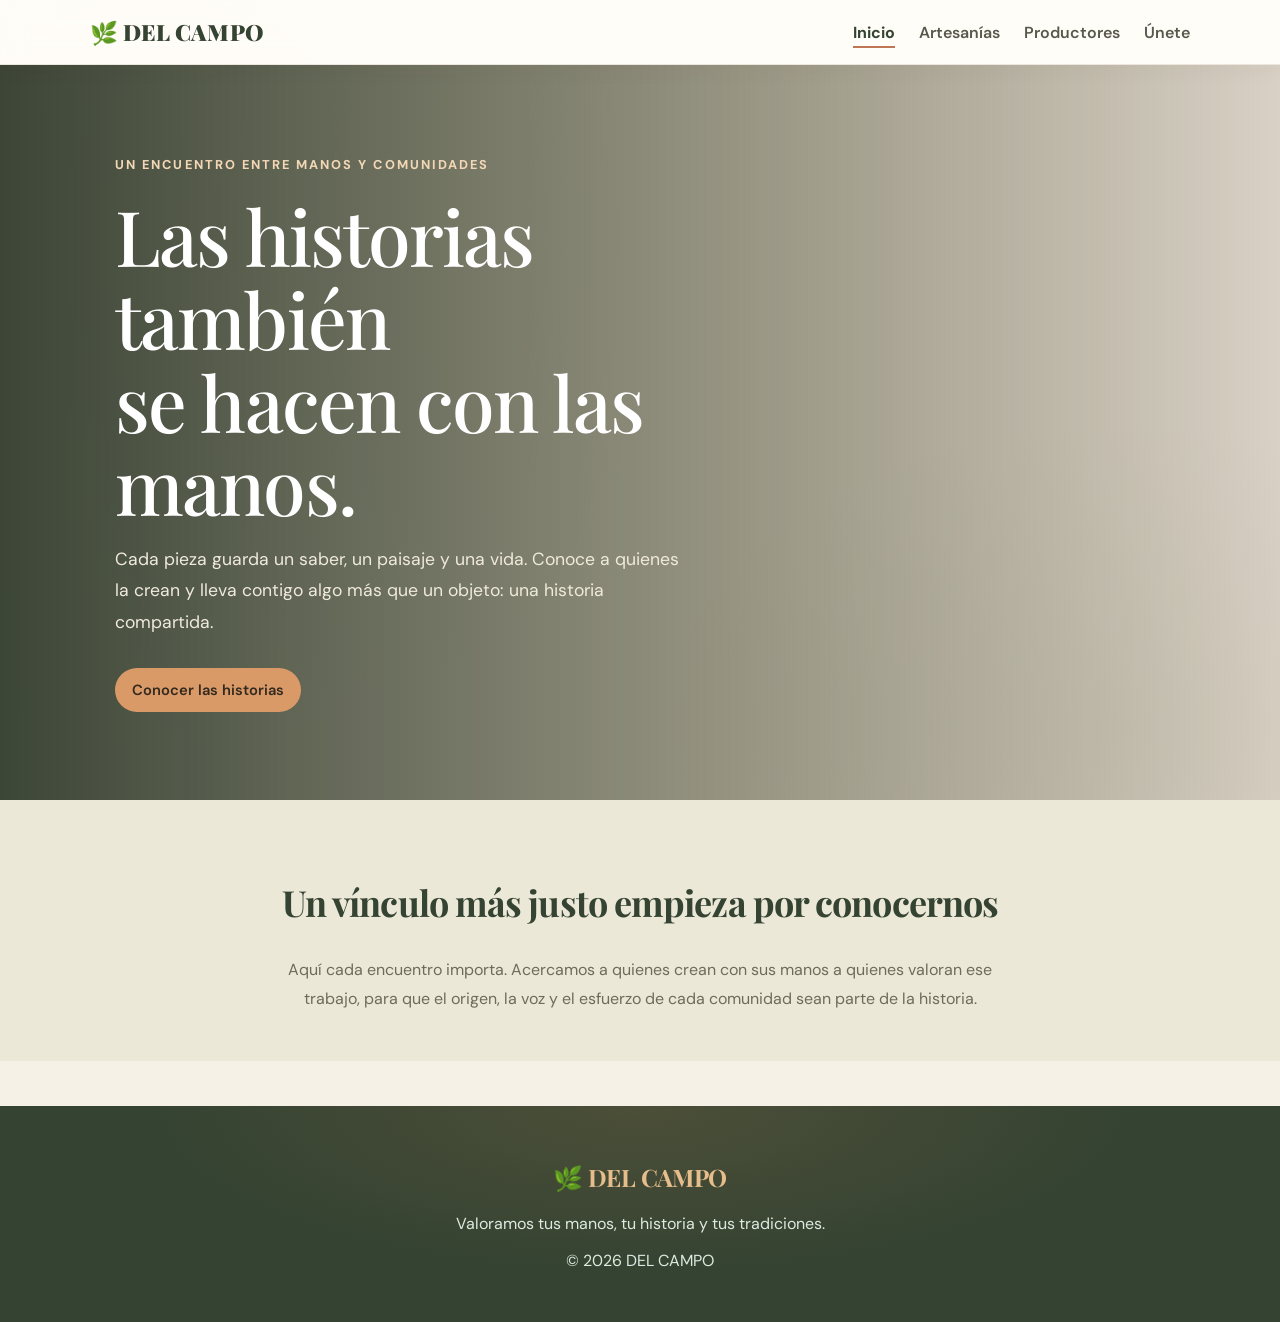
<file: index.html>
<!DOCTYPE html>
<html lang="es">
<head>
  <meta charset="UTF-8">
  <meta name="viewport" content="width=device-width, initial-scale=1.0">
  <meta name="description" content="Conoce las historias detrás de las artesanías y conecta directamente con quienes las crean.">
  <title>DEL CAMPO | Historias que nacen de nuestras manos</title>
  <link rel="preconnect" href="https://fonts.googleapis.com">
  <link rel="preconnect" href="https://fonts.gstatic.com" crossorigin>
  <link href="https://fonts.googleapis.com/css2?family=DM+Sans:wght@400;500;600;700&family=Playfair+Display:wght@500;600;700&display=swap" rel="stylesheet">
  <link rel="stylesheet" href="estilos.css">
</head>
<body>
  <header class="encabezado">
    <a href="index.html" class="logo">🌿 DEL CAMPO</a>
    <nav aria-label="Navegación principal">
      <a href="index.html" aria-current="page">Inicio</a>
      <a href="catalogo.html">Artesanías</a>
      <a href="productores.html">Productores</a>
      <a href="unete.html">Únete</a>
    </nav>
  </header>

  <main>
    <section class="portada" id="inicio">
      <div class="portada-contenido">
        <span class="etiqueta">UN ENCUENTRO ENTRE MANOS Y COMUNIDADES</span>
        <h1>Las historias también<br>se hacen con las manos.</h1>
        <p>
          Cada pieza guarda un saber, un paisaje y una vida.
          Conoce a quienes la crean y lleva contigo algo más
          que un objeto: una historia compartida.
        </p>
        <a href="catalogo.html" class="boton boton-dorado">Conocer las historias</a>
      </div>
    </section>

    <section class="mensaje-bienvenida">
      <h2>Un vínculo más justo empieza por conocernos</h2>
      <p>
        Aquí cada encuentro importa. Acercamos a quienes crean con sus manos
        a quienes valoran ese trabajo, para que el origen, la voz y el esfuerzo
        de cada comunidad sean parte de la historia.
      </p>
    </section>
  </main>

  <footer>
    <h2>🌿 DEL CAMPO</h2>
    <p>Valoramos tus manos, tu historia y tus tradiciones.</p>
    <p>© 2026 DEL CAMPO</p>
  </footer>

  <script src="codigo.js"></script>
</body>
</html>
</file>
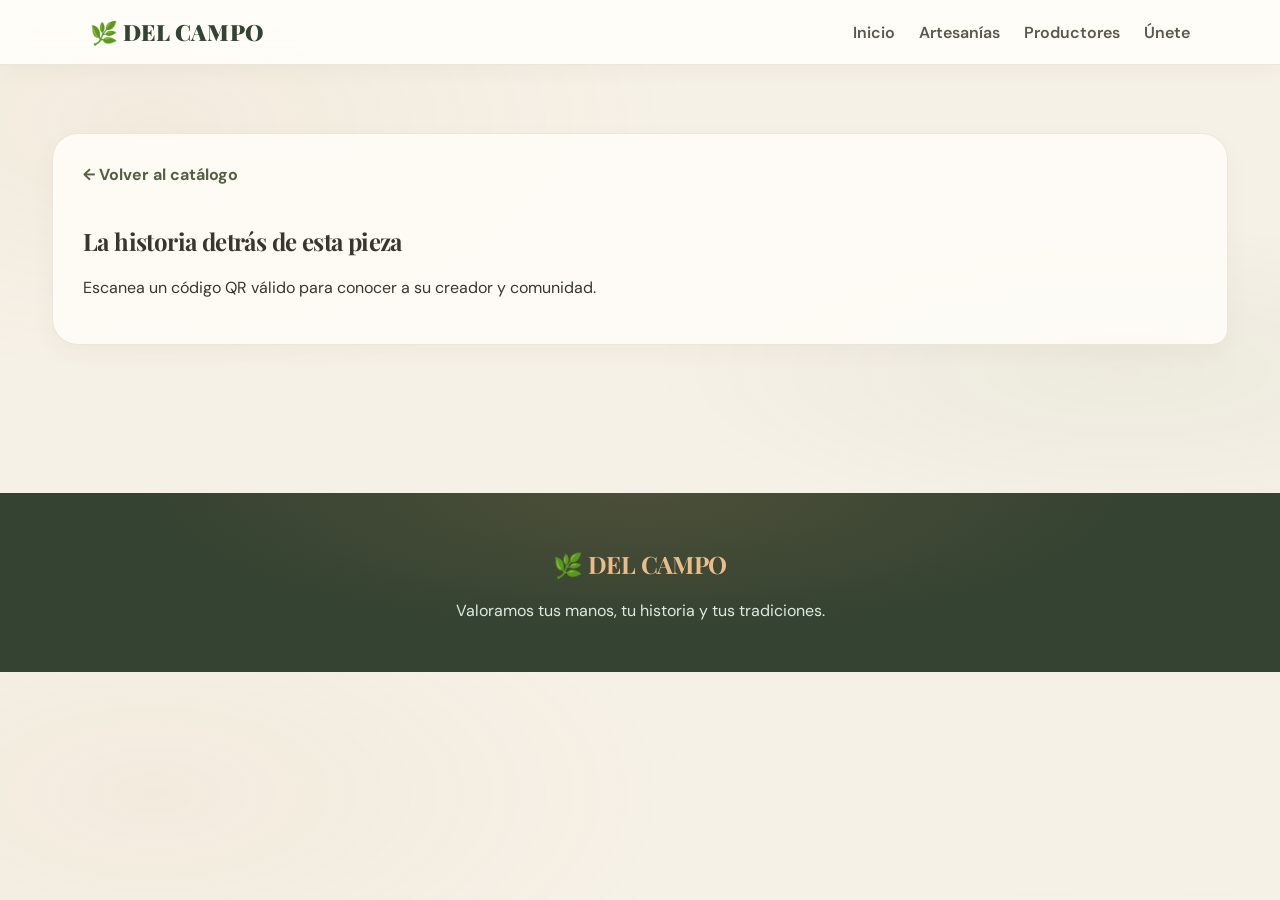
<file: ficha.html>
<!DOCTYPE html>
<html lang="es">
<head>
  <meta charset="UTF-8">
  <meta name="viewport" content="width=device-width, initial-scale=1.0">
  <meta name="description" content="Conoce el origen y la historia detrás de esta artesanía de DEL CAMPO.">
  <title>Historia de la artesanía | DEL CAMPO</title>
  <link rel="preconnect" href="https://fonts.googleapis.com">
  <link rel="preconnect" href="https://fonts.gstatic.com" crossorigin>
  <link href="https://fonts.googleapis.com/css2?family=DM+Sans:wght@400;500;600;700&family=Playfair+Display:wght@500;600;700&display=swap" rel="stylesheet">
  <link rel="stylesheet" href="estilos.css">
</head>
<body>
  <header class="encabezado">
    <a href="index.html" class="logo">🌿 DEL CAMPO</a>
    <nav aria-label="Navegación principal">
      <a href="index.html">Inicio</a>
      <a href="catalogo.html">Artesanías</a>
      <a href="productores.html">Productores</a>
      <a href="unete.html">Únete</a>
    </nav>
  </header>

  <main class="contenedor">
    <section id="fichaQR" class="ficha-qr">
      <a href="catalogo.html" class="volver">← Volver al catálogo</a>
      <div id="contenidoFichaQR" aria-live="polite">
        <h1>La historia detrás de esta pieza</h1>
        <p>Escanea un código QR válido para conocer a su creador y comunidad.</p>
      </div>
    </section>
  </main>

  <footer>
    <h2>🌿 DEL CAMPO</h2>
    <p>Valoramos tus manos, tu historia y tus tradiciones.</p>
  </footer>

  <script src="codigo.js"></script>
</body>
</html>
</file>
<file: estilos.css>
* {
  box-sizing: border-box;
}

:root {
  --verde: #176b45;
  --verde-oscuro: #123f2d;
  --verde-claro: #eaf4ed;
  --dorado: #e9a348;
  --texto: #26372d;
  --gris: #718078;
  --fondo: #faf9f5;
  --blanco: #ffffff;
  --borde: #e3e9e3;
}

html {
  scroll-behavior: smooth;
}

body {
  margin: 0;
  font-family: 'Segoe UI', Arial, sans-serif;
  color: var(--texto);
  background: var(--fondo);
}

[hidden] {
  display: none !important;
}

/* ENCABEZADO */

.encabezado {
  position: sticky;
  top: 0;
  z-index: 500;
  display: flex;
  align-items: center;
  justify-content: space-between;
  padding: 17px 7%;
  background: var(--blanco);
  border-bottom: 1px solid var(--borde);
  box-shadow: 0 2px 10px #00000008;
}

.logo {
  color: var(--verde);
  font-size: 1.4rem;
  font-weight: 900;
  text-decoration: none;
}

nav {
  display: flex;
  gap: 24px;
}

nav a {
  color: var(--texto);
  font-weight: 600;
  text-decoration: none;
  transition: color .2s;
}

nav a:hover {
  color: var(--verde);
}

nav a[aria-current="page"] {
  color: var(--verde-oscuro);
  font-weight: 700;
}

nav a[aria-current="page"]::after {
  transform: scaleX(1);
}

.portada {
  min-height: 450px;
  display: flex;
  align-items: center;
  padding: 70px 8%;
  color: white;
  background:
    linear-gradient(90deg, #123f2df2, #176b45c9),
    url("https://images.unsplash.com/photo-1452860606245-08befc0ff44b?auto=format&fit=crop&w=1600&q=85")
    center/cover;
}

.portada-contenido {
  max-width: 720px;
}

.portada h1 {
  font-size: clamp(2.3rem, 5vw, 4rem);
  line-height: 1.12;
  margin: 18px 0;
}

.portada p {
  max-width: 650px;
  font-size: 1.1rem;
  line-height: 1.8;
  color: #e5eee8;
}

.etiqueta {
  letter-spacing: 2px;
  font-size: .8rem;
  font-weight: bold;
}

.mensaje-bienvenida {
  padding: 38px 20px;
  text-align: center;
  background: #f0f5eb;
}

.mensaje-bienvenida h2 {
  color: var(--verde);
}

.mensaje-bienvenida p {
  max-width: 750px;
  margin: auto;
  line-height: 1.8;
  color: var(--gris);
}

.contenedor {
  max-width: 1150px;
  margin: auto;
  padding: 50px 22px;
}

.titulo-seccion {
  margin-bottom: 25px;
}

.titulo-seccion h2 {
  font-size: 2rem;
  margin: 10px 0;
}

.titulo-seccion p {
  color: var(--gris);
  line-height: 1.7;
}

.etiqueta-verde {
  color: var(--verde);
  font-size: .8rem;
  font-weight: 800;
  letter-spacing: 1.5px;
}

.texto-secundario,
.ayuda {
  color: var(--gris);
  line-height: 1.7;
}

.ayuda {
  font-size: .88rem;
}


.filtros {
  display: flex;
  gap: 12px;
  margin: 25px 0;
}

input,
select,
textarea {
  width: 100%;
  padding: 13px;
  border: 1px solid var(--borde);
  border-radius: 9px;
  background: white;
  color: var(--texto);
  font: inherit;
}

input:focus,
select:focus,
textarea:focus {
  outline: 2px solid #a4cbb1;
  border-color: var(--verde);
}

.filtros input {
  flex: 1;
}

.filtros select {
  max-width: 240px;
}

.rejilla {
  display: grid;
  grid-template-columns: repeat(3, 1fr);
  gap: 22px;
}

.producto {
  overflow: hidden;
  background: white;
  border: 1px solid var(--borde);
  border-radius: 15px;
  transition: transform .25s, box-shadow .25s;
}

.producto:hover {
  transform: translateY(-5px);
  box-shadow: 0 12px 28px #00000012;
}

.producto-imagen {
  height: 155px;
  display: grid;
  place-items: center;
  font-size: 4rem;
  background: linear-gradient(135deg, #f4eddf, #e8f2e8);
}

.producto-info {
  padding: 20px;
}

.categoria {
  display: inline-block;
  padding: 6px 11px;
  border-radius: 30px;
  background: var(--verde-claro);
  color: var(--verde);
  font-size: .75rem;
  font-weight: bold;
}

.producto-info h3 {
  margin: 13px 0 8px;
}

.producto-info p {
  color: var(--gris);
  font-size: .9rem;
  line-height: 1.5;
}

.precio {
  color: var(--verde) !important;
  font-size: 1.25rem !important;
  font-weight: 800;
}

.acciones {
  display: flex;
  flex-wrap: wrap;
  gap: 9px;
}


.boton {
  display: inline-block;
  padding: 12px 17px;
  border: none;
  border-radius: 9px;
  background: var(--verde);
  color: white;
  font-size: .92rem;
  font-weight: bold;
  text-align: center;
  text-decoration: none;
  cursor: pointer;
  transition: .2s;
}

.boton:hover {
  background: var(--verde-oscuro);
  transform: translateY(-1px);
}

.boton-dorado {
  background: var(--dorado);
  color: #38230b;
  margin-top: 12px;
}

.boton-dorado:hover {
  background: #f2b35d;
}

.boton-secundario {
  background: var(--verde-claro);
  color: var(--verde);
}

.boton-secundario:hover {
  background: #d7eadb;
  color: var(--verde-oscuro);
}


.seccion {
  margin-top: 45px;
  padding: 30px;
  border: 1px solid var(--borde);
  border-radius: 17px;
  background: white;
}


#map {
  height: 400px;
  width: 100%;
  margin-top: 20px;
  border-radius: 13px;
  z-index: 1;
}


.formulario {
  display: grid;
  gap: 16px;
  margin-top: 22px;
}

.formulario label {
  display: grid;
  gap: 8px;
  font-weight: 600;
  font-size: .92rem;
}

.dos-columnas {
  grid-template-columns: 1fr 1fr;
}

.ancho-completo {
  grid-column: 1 / -1;
}

.formulario-seccion hr {
  border: none;
  border-top: 1px solid var(--borde);
  margin: 35px 0;
}

.mensaje {
  min-height: 25px;
  color: var(--verde);
  font-weight: bold;
}


.modal {
  display: none;
  position: fixed;
  inset: 0;
  z-index: 1000;
  padding: 18px;
  align-items: center;
  justify-content: center;
  background: #0c2119cc;
}

.modal.visible {
  display: flex;
}

.modal-contenido {
  position: relative;
  width: min(720px, 100%);
  max-height: 90vh;
  overflow-y: auto;
  padding: 30px;
  border-radius: 17px;
  background: white;
}

.cerrar {
  position: sticky;
  top: 0;
  float: right;
  width: 38px;
  height: 38px;
  border: none;
  border-radius: 50%;
  background: #f0f0f0;
  font-size: 1.5rem;
  cursor: pointer;
}

.qr-contenedor {
  display: grid;
  grid-template-columns: 1fr 200px;
  align-items: center;
  gap: 20px;
  margin-top: 22px;
}

.qr {
  padding: 15px;
  border: 1px dashed #bdcfc2;
  border-radius: 13px;
  text-align: center;
}

#mapaProductoQR {
  height: 230px;
  margin-top: 12px;
  border: 3px solid var(--blanco);
  border-radius: 16px;
  box-shadow: var(--sombra-suave);
  z-index: 1;
}

#codigoQR {
  display: flex;
  justify-content: center;
  margin: 15px 0;
}

#codigoQR img,
#codigoQR canvas {
  max-width: 100%;
  height: auto;
}

.aviso-local {
  padding: 13px;
  border-radius: 9px;
  background: #fff4d8;
  color: #704b0a;
  line-height: 1.6;
}


.ficha-qr {
  margin-bottom: 35px;
  padding: 30px;
  border: 1px solid var(--borde);
  border-radius: 16px;
  background: white;
}

.volver {
  display: inline-block;
  margin-bottom: 20px;
  color: var(--verde);
  font-weight: bold;
  text-decoration: none;
}


footer {
  margin-top: 45px;
  padding: 35px 20px;
  background: var(--verde-oscuro);
  color: white;
  text-align: center;
}

footer h2 {
  color: #f3c16e;
}

footer p {
  color: #dcebe1;
}


@media (max-width: 760px) {
  .rejilla {
    grid-template-columns: repeat(2, 1fr);
  }

  .encabezado {
    padding: 15px 20px;
  }

  nav {
    gap: 12px;
  }
}

@media (max-width: 560px) {
  .encabezado {
    flex-direction: column;
    gap: 13px;
  }

  nav {
    flex-wrap: wrap;
    justify-content: center;
  }

  nav a {
    font-size: .85rem;
  }

  .portada {
    padding: 45px 22px;
  }

  .rejilla,
  .dos-columnas,
  .qr-contenedor {
    grid-template-columns: 1fr;
  }

  .filtros {
    flex-direction: column;
  }

  .filtros select {
    max-width: none;
  }

  .contenedor {
    padding: 30px 15px;
  }

  .seccion {
    padding: 20px;
  }

  .modal-contenido {
    padding: 20px;
  }

  #map {
    height: 320px;
  }
}


:root {
  --verde: #526044;
  --verde-oscuro: #354332;
  --verde-claro: #e9eee2;
  --dorado: #bf7654;
  --texto: #38372f;
  --gris: #777366;
  --fondo: #f6f1e7;
  --blanco: #fffdf8;
  --borde: #e8dece;
  --sombra-suave: 0 12px 34px rgba(67, 55, 37, .08);
}

body {
  font-family: "DM Sans", "Segoe UI", sans-serif;
  background-color: var(--fondo);
  background-image:
    radial-gradient(ellipse at 12% 18%, rgba(196, 160, 105, .08), transparent 34%),
    radial-gradient(ellipse at 88% 55%, rgba(97, 113, 78, .06), transparent 30%);
}

h1,
h2,
h3,
.logo {
  font-family: "Playfair Display", Georgia, serif;
  letter-spacing: -.025em;
}

.encabezado {
  background: rgba(255, 253, 248, .95);
  border-bottom-color: rgba(123, 103, 72, .14);
  box-shadow: 0 5px 20px rgba(67, 55, 37, .045);
  backdrop-filter: blur(12px);
}

.logo {
  color: var(--verde-oscuro);
  letter-spacing: .01em;
}

nav a {
  position: relative;
  color: #5a584d;
}

nav a::after {
  position: absolute;
  right: 0;
  bottom: -5px;
  left: 0;
  height: 2px;
  background: var(--dorado);
  content: "";
  transform: scaleX(0);
  transform-origin: left;
  transition: transform .2s ease;
}

nav a:hover::after,
nav a:focus-visible::after {
  transform: scaleX(1);
}

.portada {
  min-height: 540px;
  padding: 88px 9%;
  background:
    linear-gradient(90deg, rgba(42, 53, 38, .91), rgba(75, 74, 48, .55) 58%, rgba(83, 60, 38, .18)),
    url("https://images.unsplash.com/photo-1452860606245-08befc0ff44b?auto=format&fit=crop&w=1600&q=85")
    center/cover;
}

.portada-contenido {
  max-width: 700px;
}

.portada h1 {
  max-width: 680px;
  font-size: clamp(2.8rem, 6vw, 5rem);
  font-weight: 500;
  line-height: 1.08;
}

.portada p {
  max-width: 570px;
  color: #f0eadc;
}

.etiqueta {
  color: #f4d8b6;
  letter-spacing: .16em;
  line-height: 1.7;
}

.boton-dorado {
  background: #d99a68;
  color: #33291e;
}

.boton-dorado:hover {
  background: #e5aa79;
}

.mensaje-bienvenida {
  padding: 48px 20px;
  background: #ebe8d8;
}

.mensaje-bienvenida h2 {
  color: var(--verde-oscuro);
  font-size: clamp(1.7rem, 3vw, 2.25rem);
}

.mensaje-bienvenida p,
.titulo-seccion p {
  color: #6f6b5c;
}

.contenedor {
  max-width: 1220px;
  padding-top: 68px;
  padding-bottom: 68px;
}

.titulo-seccion {
  margin-bottom: 30px;
}

.titulo-seccion h2 {
  color: var(--verde-oscuro);
  font-size: clamp(1.85rem, 3.5vw, 2.55rem);
  font-weight: 600;
}

.titulo-seccion p {
  max-width: 680px;
}

.etiqueta-verde {
  color: #8a6743;
  letter-spacing: .14em;
}

.filtros {
  margin: 30px 0;
}

input,
select,
textarea {
  border-color: #e4d8c6;
  border-radius: 14px;
  background: rgba(255, 253, 248, .92);
}

input:focus,
select:focus,
textarea:focus {
  outline: 3px solid rgba(191, 118, 84, .18);
  border-color: var(--dorado);
}

.producto {
  border: 1px solid rgba(146, 121, 82, .17);
  border-radius: 24px 24px 14px 24px;
  background: var(--blanco);
  box-shadow: 0 5px 18px rgba(67, 55, 37, .045);
}

.producto:hover {
  box-shadow: var(--sombra-suave);
  transform: translateY(-4px) rotate(-.15deg);
}

.producto-imagen {
  height: 190px;
  background:
    radial-gradient(ellipse at 72% 18%, rgba(255, 255, 255, .76), transparent 28%),
    linear-gradient(135deg, #eee1ca, #dce1d2 55%, #ead6bf);
  font-size: 4.7rem;
}

.producto-info {
  padding: 20px 21px 23px;
}

.artesano-ficha {
  display: flex;
  align-items: center;
  gap: 11px;
  margin-bottom: 15px;
}

.artesano-retrato {
  display: grid;
  width: 48px;
  height: 48px;
  flex: 0 0 48px;
  place-items: center;
  border: 2px solid #fffdf8;
  border-radius: 50%;
  background: linear-gradient(145deg, #d9b795, #eee4d4 52%, #9da487);
  box-shadow: 0 0 0 1px #e5d7c2;
  font-size: 1.35rem;
}

.artesano-etiqueta {
  color: #94866f;
  font-size: .65rem;
  font-weight: 700;
  letter-spacing: .13em;
}

.producto-info .nombre-artesano {
  margin: 2px 0 0;
  color: var(--verde-oscuro);
  font-size: .96rem;
  font-weight: 700;
}

.producto-info h3 {
  margin: 0 0 8px;
  color: #413f35;
  font-size: 1.45rem;
  line-height: 1.25;
}

.producto-info p {
  color: var(--gris);
  line-height: 1.65;
}

.producto-info .historia-producto {
  display: -webkit-box;
  overflow: hidden;
  min-height: 4.7em;
  margin: 8px 0 10px;
  color: #696558;
  -webkit-box-orient: vertical;
  -webkit-line-clamp: 3;
}

.producto-pie {
  display: flex;
  align-items: center;
  justify-content: space-between;
  gap: 10px;
  margin: 15px 0;
}

.categoria {
  background: #f0eadc;
  color: #726044;
  font-size: .7rem;
  letter-spacing: .025em;
}

.producto-pie .precio {
  color: var(--verde) !important;
  font-size: .82rem !important;
  font-weight: 700;
  text-align: right;
}

.acciones {
  align-items: stretch;
}

.boton {
  border-radius: 999px;
  background: var(--verde);
  font-family: "DM Sans", "Segoe UI", sans-serif;
  font-weight: 600;
}

.boton:hover {
  background: var(--verde-oscuro);
}

.boton-dorado {
  background: #d99a68;
  color: #33291e;
}

.boton-dorado:hover {
  background: #e5aa79;
}

.boton-secundario {
  background: #f0eadc;
  color: #5a6248;
}

.boton-secundario:hover {
  background: #e5e5d6;
  color: var(--verde-oscuro);
}

.seccion,
.ficha-qr {
  border: 1px solid rgba(146, 121, 82, .16);
  border-radius: 26px 26px 16px 26px;
  background: rgba(255, 253, 248, .86);
  box-shadow: 0 8px 25px rgba(67, 55, 37, .04);
}

.formulario-seccion #auth-container {
  border-radius: 20px;
  background: #f8f3e8;
  box-shadow: none;
}

.formulario label {
  color: #504e43;
}

.mensaje {
  color: var(--verde);
}

.estado-vacio {
  grid-column: 1 / -1;
  padding: 42px 25px;
  border: 1px dashed #d4c5ac;
  border-radius: 24px 24px 14px 24px;
  background: rgba(255, 253, 248, .75);
  text-align: center;
}

.estado-vacio-icono {
  font-size: 2.2rem;
}

.estado-vacio h3 {
  margin: 12px 0 6px;
  color: var(--verde-oscuro);
  font-size: 1.55rem;
}

.estado-vacio p {
  max-width: 480px;
  margin: 0 auto 18px;
  color: var(--gris);
  line-height: 1.7;
}

#map {
  border: 4px solid #fffdf8;
  border-radius: 22px 22px 14px 22px;
  box-shadow: var(--sombra-suave);
}

.modal-contenido {
  border: 1px solid var(--borde);
  border-radius: 25px 25px 15px 25px;
  background: var(--blanco);
}

.cerrar {
  background: #f0eadc;
  color: var(--texto);
}

.qr {
  border-color: #cdbb9e;
  border-radius: 18px;
  background: #fbf8f0;
}

.aviso-local {
  border-radius: 14px;
  background: #f5ead2;
  color: #685539;
}

footer {
  background:
    radial-gradient(ellipse at 50% 0, rgba(179, 132, 83, .18), transparent 55%),
    var(--verde-oscuro);
}

footer h2 {
  color: #e6bd8b;
}

@media (max-width: 560px) {
  .portada {
    min-height: 480px;
    padding: 64px 24px;
    background-position: 58% center;
  }

  .portada h1 {
    font-size: clamp(2.55rem, 12vw, 3.6rem);
  }

  .contenedor {
    padding-top: 42px;
    padding-bottom: 42px;
  }

  .producto-imagen {
    height: 170px;
  }

  #mapaProductoQR {
    height: 210px;
  }

}

#mapaSeleccionProducto {
  width: 100%;
  height: 340px;
  min-height: 280px;
  border: 4px solid var(--blanco);
  border-radius: 20px 20px 12px 20px;
  box-shadow: var(--sombra-suave);
  z-index: 1;
}

.etiqueta-ubicacion {
  margin: 0 0 6px;
  color: #504e43;
  font-size: .92rem;
  font-weight: 600;
}

.ubicacion-selector .ayuda {
  margin: 0 0 12px;
}

#estadoUbicacion {
  margin: 10px 0 0;
  font-size: .86rem;
  font-weight: 500;
}

@media (max-width: 560px) {
  #mapaSeleccionProducto {
    height: 280px;
  }
}
</file>
